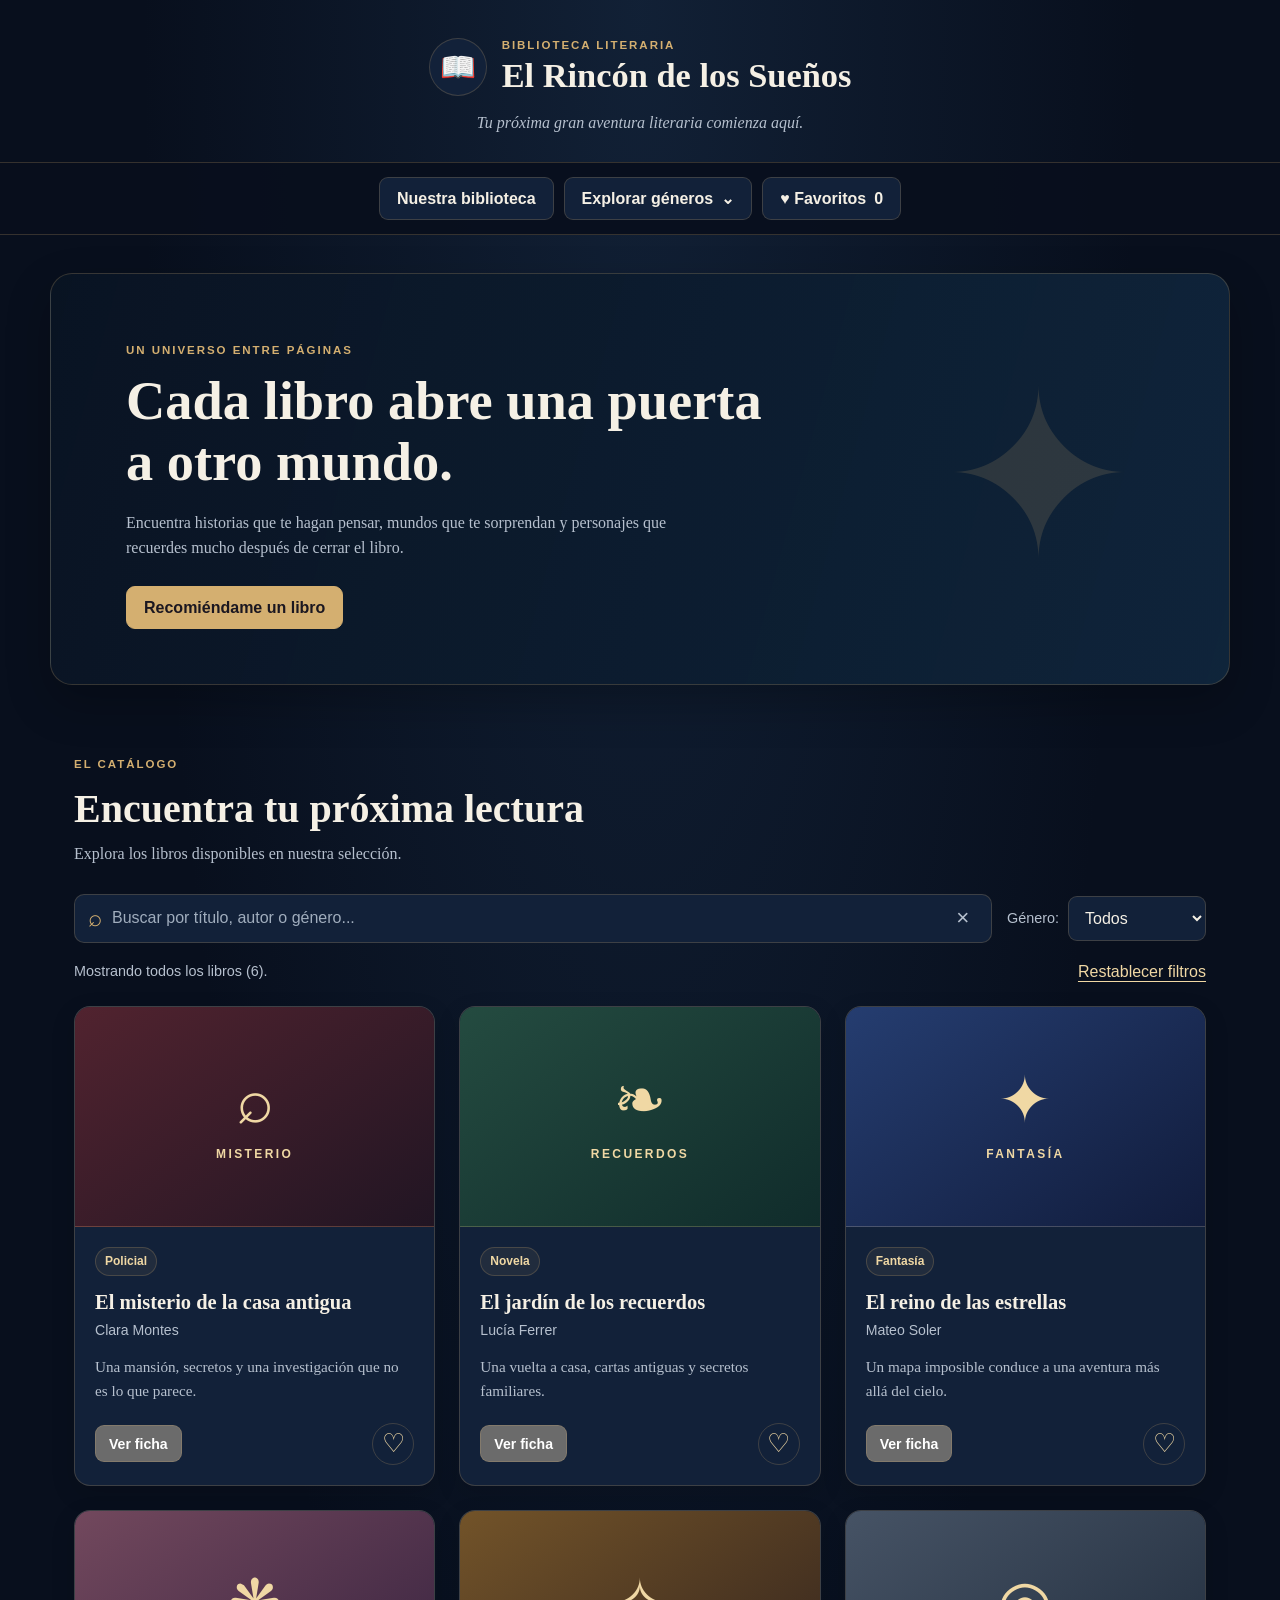
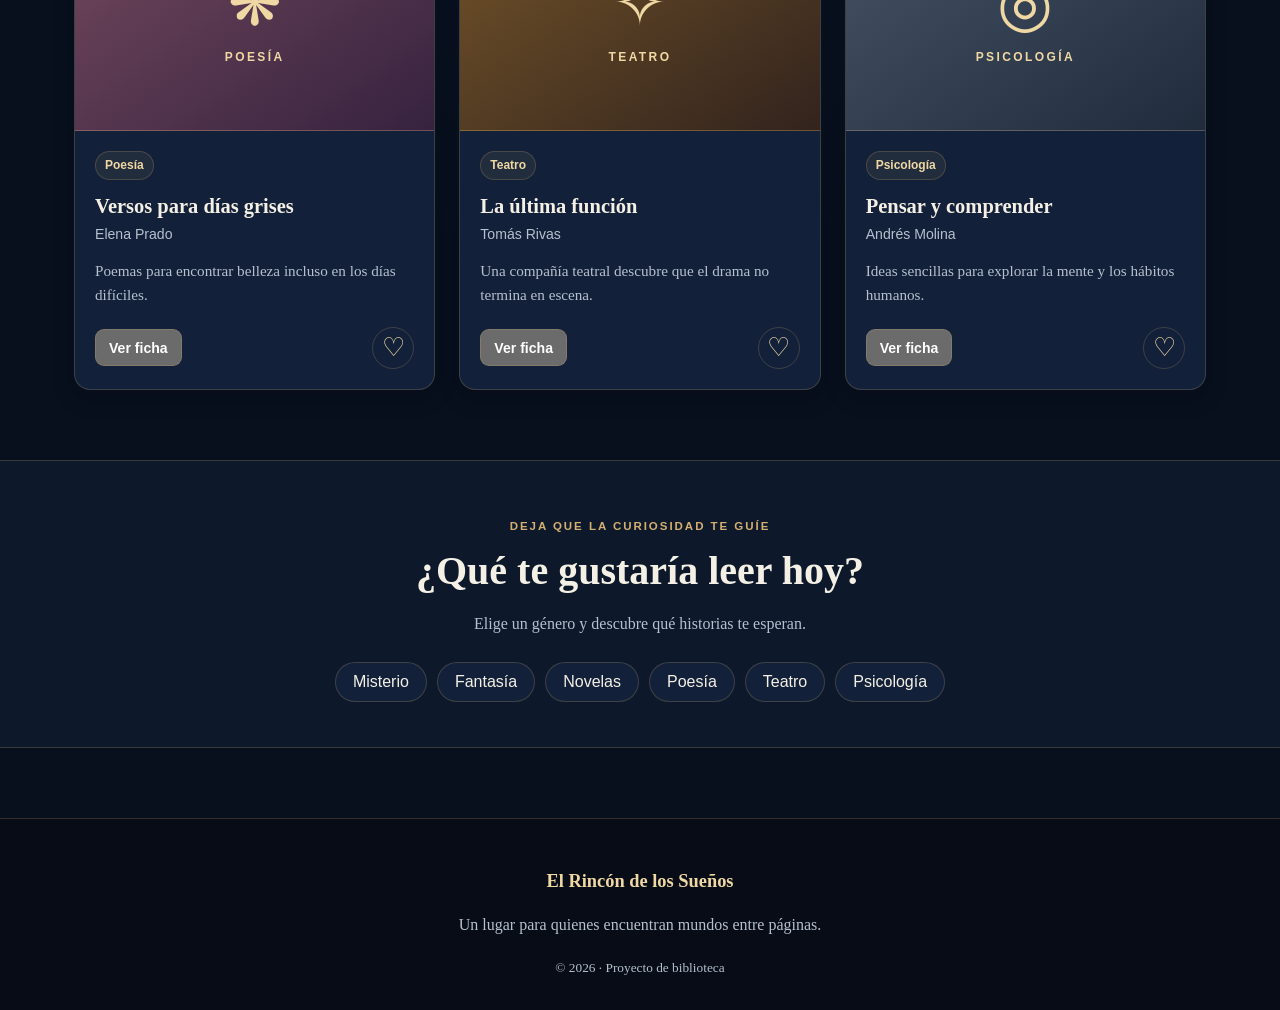
<file: Biblioteca modificada/Tml.html>
<!DOCTYPE html>
<html lang="es">
<head>
    <meta charset="UTF-8">
    <meta name="viewport" content="width=device-width, initial-scale=1.0">
    <meta name="description" content="Descubre historias, explora géneros literarios y encuentra tu próxima lectura en El Rincón de los Sueños.">
    <title>El Rincón de los Sueños | Biblioteca</title>
    <link rel="stylesheet" href="stbiblio.css">
    <script src="Biblio.js" defer></script>
</head>
<body>
    <header class="encabezado">
        <a class="logo-contenedor" href="#" aria-label="Volver al inicio">
            <span class="logo-icono" aria-hidden="true">📖</span>
            <span class="logo-texto">
                <span class="marca-superior">BIBLIOTECA LITERARIA</span>
                <span class="titulo-principal">El Rincón de los Sueños</span>
            </span>
        </a>
        <p class="subtitulo">Tu próxima gran aventura literaria comienza aquí.</p>
    </header>

    <nav class="barra-navegacion" aria-label="Navegación principal">
        <button id="btnIntroduccion" class="boton boton-secundario" type="button">
            Nuestra biblioteca
        </button>
        <button id="btnGeneros" class="boton boton-secundario" type="button"
                aria-expanded="false" aria-controls="menuGeneros">
            Explorar géneros <span aria-hidden="true">⌄</span>
        </button>
        <button id="btnFavoritos" class="boton boton-secundario" type="button">
            ♥ Favoritos <span id="contadorFavoritos">0</span>
        </button>

        <div id="menuGeneros" class="menu-desplegable" hidden>
            <button type="button" data-genre="Todos">Todos los géneros</button>
            <button type="button" data-genre="Policial">Policial</button>
            <button type="button" data-genre="Novela">Novela</button>
            <button type="button" data-genre="Fantasía">Fantasía</button>
            <button type="button" data-genre="Poesía">Poesía</button>
            <button type="button" data-genre="Teatro">Teatro</button>
            <button type="button" data-genre="Psicología">Psicología</button>
        </div>
    </nav>

    <main>
        <section class="hero" aria-labelledby="tituloHero">
            <div class="hero-contenido">
                <p class="etiqueta">UN UNIVERSO ENTRE PÁGINAS</p>
                <h1 id="tituloHero">Cada libro abre una puerta a otro mundo.</h1>
                <p>
                    Encuentra historias que te hagan pensar, mundos que te sorprendan
                    y personajes que recuerdes mucho después de cerrar el libro.
                </p>
                <button id="btnRecomendar" class="boton boton-principal" type="button">
                    Recomiéndame un libro
                </button>
            </div>
            <div class="hero-decoracion" aria-hidden="true">✦</div>
        </section>

        <section id="coleccion" class="seccion-contenedor" aria-labelledby="tituloColeccion">
            <div class="encabezado-seccion">
                <div>
                    <p class="etiqueta">EL CATÁLOGO</p>
                    <h2 id="tituloColeccion">Encuentra tu próxima lectura</h2>
                    <p class="texto-secundario">Explora los libros disponibles en nuestra selección.</p>
                </div>
            </div>

            <div class="herramientas-catalogo">
                <label class="buscador" for="busquedaLibros">
                    <span aria-hidden="true">⌕</span>
                    <input id="busquedaLibros" type="search"
                           placeholder="Buscar por título, autor o género..."
                           autocomplete="off">
                    <button id="btnLimpiarBusqueda" type="button"
                            aria-label="Limpiar búsqueda" title="Limpiar búsqueda">×</button>
                </label>

                <label class="selector-genero" for="filtroGenero">
                    <span>Género:</span>
                    <select id="filtroGenero">
                        <option value="Todos">Todos</option>
                        <option value="Policial">Policial</option>
                        <option value="Novela">Novela</option>
                        <option value="Fantasía">Fantasía</option>
                        <option value="Poesía">Poesía</option>
                        <option value="Teatro">Teatro</option>
                        <option value="Psicología">Psicología</option>
                    </select>
                </label>
            </div>

            <div class="estado-catalogo">
                <p id="resultadoBusqueda" aria-live="polite">Mostrando todos los libros.</p>
                <button id="btnRestablecer" class="enlace-boton" type="button">
                    Restablecer filtros
                </button>
            </div>

            <div id="galeriaLibros" class="galeria-libros">
                <article class="tarjeta-libro"
                    data-id="libro-1" data-title="El misterio de la casa antigua"
                    data-author="Clara Montes" data-genre="Policial"
                    data-description="Una investigadora llega a una mansión donde cada habitante oculta una parte de la verdad. Las pistas parecen inconexas, hasta que un pequeño detalle cambia toda la investigación."
                    data-color="vino">
                    <div class="portada portada-vino" aria-hidden="true">
                        <span class="portada-simbolo">⌕</span>
                        <span class="portada-tipo">MISTERIO</span>
                    </div>
                    <div class="tarjeta-contenido">
                        <span class="genero-etiqueta">Policial</span>
                        <h3>El misterio de la casa antigua</h3>
                        <p class="autor">Clara Montes</p>
                        <p class="descripcion-corta">Una mansión, secretos y una investigación que no es lo que parece.</p>
                        <div class="acciones-libro">
                            <button class="boton boton-pequeno boton-detalles" type="button">Ver ficha</button>
                            <button class="boton-favorito" type="button" data-favorite="libro-1"
                                    aria-label="Añadir a favoritos" aria-pressed="false">♡</button>
                        </div>
                    </div>
                </article>

                <article class="tarjeta-libro"
                    data-id="libro-2" data-title="El jardín de los recuerdos"
                    data-author="Lucía Ferrer" data-genre="Novela"
                    data-description="Al regresar a su pueblo natal, una joven descubre cartas olvidadas en el jardín de su abuela. Cada carta le revela una historia familiar y una decisión que aún puede cambiar su presente."
                    data-color="verde">
                    <div class="portada portada-verde" aria-hidden="true">
                        <span class="portada-simbolo">❧</span>
                        <span class="portada-tipo">RECUERDOS</span>
                    </div>
                    <div class="tarjeta-contenido">
                        <span class="genero-etiqueta">Novela</span>
                        <h3>El jardín de los recuerdos</h3>
                        <p class="autor">Lucía Ferrer</p>
                        <p class="descripcion-corta">Una vuelta a casa, cartas antiguas y secretos familiares.</p>
                        <div class="acciones-libro">
                            <button class="boton boton-pequeno boton-detalles" type="button">Ver ficha</button>
                            <button class="boton-favorito" type="button" data-favorite="libro-2"
                                    aria-label="Añadir a favoritos" aria-pressed="false">♡</button>
                        </div>
                    </div>
                </article>

                <article class="tarjeta-libro"
                    data-id="libro-3" data-title="El reino de las estrellas"
                    data-author="Mateo Soler" data-genre="Fantasía"
                    data-description="Una aprendiz de cartógrafa descubre que las estrellas forman un mapa que cambia cada noche. Para salvar su reino, tendrá que recorrer lugares que no aparecen en ningún mapa humano."
                    data-color="azul">
                    <div class="portada portada-azul" aria-hidden="true">
                        <span class="portada-simbolo">✦</span>
                        <span class="portada-tipo">FANTASÍA</span>
                    </div>
                    <div class="tarjeta-contenido">
                        <span class="genero-etiqueta">Fantasía</span>
                        <h3>El reino de las estrellas</h3>
                        <p class="autor">Mateo Soler</p>
                        <p class="descripcion-corta">Un mapa imposible conduce a una aventura más allá del cielo.</p>
                        <div class="acciones-libro">
                            <button class="boton boton-pequeno boton-detalles" type="button">Ver ficha</button>
                            <button class="boton-favorito" type="button" data-favorite="libro-3"
                                    aria-label="Añadir a favoritos" aria-pressed="false">♡</button>
                        </div>
                    </div>
                </article>

                <article class="tarjeta-libro"
                    data-id="libro-4" data-title="Versos para días grises"
                    data-author="Elena Prado" data-genre="Poesía"
                    data-description="Una colección de poemas sobre la nostalgia, los pequeños comienzos y la belleza que a veces pasa desapercibida. Una lectura breve para detenerse y mirar el mundo de otra manera."
                    data-color="rosa">
                    <div class="portada portada-rosa" aria-hidden="true">
                        <span class="portada-simbolo">❋</span>
                        <span class="portada-tipo">POESÍA</span>
                    </div>
                    <div class="tarjeta-contenido">
                        <span class="genero-etiqueta">Poesía</span>
                        <h3>Versos para días grises</h3>
                        <p class="autor">Elena Prado</p>
                        <p class="descripcion-corta">Poemas para encontrar belleza incluso en los días difíciles.</p>
                        <div class="acciones-libro">
                            <button class="boton boton-pequeno boton-detalles" type="button">Ver ficha</button>
                            <button class="boton-favorito" type="button" data-favorite="libro-4"
                                    aria-label="Añadir a favoritos" aria-pressed="false">♡</button>
                        </div>
                    </div>
                </article>

                <article class="tarjeta-libro"
                    data-id="libro-5" data-title="La última función"
                    data-author="Tomás Rivas" data-genre="Teatro"
                    data-description="Durante la noche de estreno de una obra, los conflictos del escenario comienzan a confundirse con los de la compañía. Una pieza teatral sobre las apariencias, el orgullo y las verdades que nadie quiere decir."
                    data-color="dorado">
                    <div class="portada portada-dorada" aria-hidden="true">
                        <span class="portada-simbolo">✧</span>
                        <span class="portada-tipo">TEATRO</span>
                    </div>
                    <div class="tarjeta-contenido">
                        <span class="genero-etiqueta">Teatro</span>
                        <h3>La última función</h3>
                        <p class="autor">Tomás Rivas</p>
                        <p class="descripcion-corta">Una compañía teatral descubre que el drama no termina en escena.</p>
                        <div class="acciones-libro">
                            <button class="boton boton-pequeno boton-detalles" type="button">Ver ficha</button>
                            <button class="boton-favorito" type="button" data-favorite="libro-5"
                                    aria-label="Añadir a favoritos" aria-pressed="false">♡</button>
                        </div>
                    </div>
                </article>

                <article class="tarjeta-libro"
                    data-id="libro-6" data-title="Pensar y comprender"
                    data-author="Andrés Molina" data-genre="Psicología"
                    data-description="Una introducción accesible a la memoria, las emociones y los hábitos cotidianos. Propone preguntas y ejercicios de reflexión para comprender mejor cómo pensamos y cómo tomamos decisiones."
                    data-color="gris">
                    <div class="portada portada-gris" aria-hidden="true">
                        <span class="portada-simbolo">◎</span>
                        <span class="portada-tipo">PSICOLOGÍA</span>
                    </div>
                    <div class="tarjeta-contenido">
                        <span class="genero-etiqueta">Psicología</span>
                        <h3>Pensar y comprender</h3>
                        <p class="autor">Andrés Molina</p>
                        <p class="descripcion-corta">Ideas sencillas para explorar la mente y los hábitos humanos.</p>
                        <div class="acciones-libro">
                            <button class="boton boton-pequeno boton-detalles" type="button">Ver ficha</button>
                            <button class="boton-favorito" type="button" data-favorite="libro-6"
                                    aria-label="Añadir a favoritos" aria-pressed="false">♡</button>
                        </div>
                    </div>
                </article>
            </div>

            <div id="sinResultados" class="sin-resultados" hidden>
                <span aria-hidden="true">⌕</span>
                <h3>No encontramos libros</h3>
                <p>Prueba con otro título, autor o género.</p>
                <button id="btnLimpiarSinResultados" class="boton boton-principal" type="button">
                    Ver todos los libros
                </button>
            </div>
        </section>

        <section id="genero" class="panel-genero">
            <p class="etiqueta">DEJA QUE LA CURIOSIDAD TE GUÍE</p>
            <h2>¿Qué te gustaría leer hoy?</h2>
            <p>Elige un género y descubre qué historias te esperan.</p>
            <div class="botones-generos">
                <button type="button" data-genre="Policial">Misterio</button>
                <button type="button" data-genre="Fantasía">Fantasía</button>
                <button type="button" data-genre="Novela">Novelas</button>
                <button type="button" data-genre="Poesía">Poesía</button>
                <button type="button" data-genre="Teatro">Teatro</button>
                <button type="button" data-genre="Psicología">Psicología</button>
            </div>
        </section>
    </main>

    <footer class="pie-pagina">
        <p>El Rincón de los Sueños</p>
        <p>Un lugar para quienes encuentran mundos entre páginas.</p>
        <small>© <span id="anioActual"></span> · Proyecto de biblioteca</small>
    </footer>

    <dialog id="dialogIntroduccion" class="ventana">
        <div class="contenido-dialogo">
            <button id="btnCerrarIntroduccion" class="cerrar-dialogo"
                    type="button" aria-label="Cerrar ventana">×</button>
            <span class="icono-dialogo" aria-hidden="true">📚</span>
            <p class="etiqueta">BIENVENIDO</p>
            <h2>Una biblioteca para dejar volar la imaginación</h2>
            <p>
                En El Rincón de los Sueños creemos que cada historia tiene algo que contar.
                Explora el catálogo, guarda tus libros favoritos y encuentra tu próxima lectura.
            </p>
            <button id="btnEntrar" class="boton boton-principal" type="button">
                Explorar biblioteca
            </button>
        </div>
    </dialog>

    <dialog id="dialogLibro" class="ventana">
        <div class="contenido-dialogo contenido-ficha">
            <button id="btnCerrarLibro" class="cerrar-dialogo"
                    type="button" aria-label="Cerrar ficha">×</button>
            <div id="detallePortada" class="portada portada-detalle" aria-hidden="true"></div>
            <span id="detalleGenero" class="genero-etiqueta"></span>
            <h2 id="detalleTitulo"></h2>
            <p id="detalleAutor" class="autor"></p>
            <p id="detalleDescripcion"></p>
            <div class="acciones-ficha">
                <button id="btnFavoritoDetalle" class="boton boton-principal" type="button">
                    ♡ Añadir a favoritos
                </button>
                <button id="btnCerrarFicha" class="boton boton-secundario" type="button">
                    Volver al catálogo
                </button>
            </div>
        </div>
    </dialog>

    <div id="notificacion" class="notificacion" role="status"
         aria-live="polite" hidden></div>
</body>
</html>
</file>
<file: Biblioteca modificada/stbiblio.css>
:root {
    color-scheme: dark;
    --fondo: #080f1d;
    --fondo-secundario: #0d192b;
    --superficie: #122139;
    --superficie-hover: #192d49;
    --dorado: #d4af70;
    --dorado-claro: #f0d8a4;
    --texto: #f5f0e5;
    --texto-secundario: #b6c0ce;
    --borde: rgba(212, 175, 112, 0.22);
    --sombra: 0 18px 45px rgba(0, 0, 0, 0.24);
    --radio: 16px;
    --ancho: 1180px;
}

* {
    box-sizing: border-box;
}

html {
    scroll-behavior: smooth;
    scroll-padding-top: 24px;
}

body {
    margin: 0;
    min-width: 320px;
    background:
        radial-gradient(ellipse at 50% 0%, rgba(33, 61, 94, 0.38), transparent 55%),
        var(--fondo);
    color: var(--texto);
    font-family: Georgia, "Times New Roman", serif;
    line-height: 1.6;
}

body, button, input, select {
    font-size: 16px;
}

button, input, select {
    font-family: Arial, Helvetica, sans-serif;
}

button, a, input, select {
    -webkit-tap-highlight-color: transparent;
}

button {
    cursor: pointer;
}

button:focus-visible,
a:focus-visible,
input:focus-visible,
select:focus-visible {
    outline: 3px solid var(--dorado-claro);
    outline-offset: 3px;
}

a {
    color: inherit;
}

button:disabled {
    cursor: not-allowed;
    opacity: 0.55;
}

[hidden] {
    display: none !important;
}

/* Encabezado */

.encabezado {
    max-width: var(--ancho);
    margin: 0 auto;
    padding: 36px 24px 26px;
    text-align: center;
}

.logo-contenedor {
    display: inline-flex;
    align-items: center;
    justify-content: center;
    gap: 15px;
    color: var(--texto);
    text-decoration: none;
}

.logo-icono {
    display: grid;
    place-items: center;
    width: 58px;
    height: 58px;
    border: 1px solid var(--borde);
    border-radius: 50%;
    background: var(--superficie);
    font-size: 29px;
}

.logo-texto {
    display: flex;
    flex-direction: column;
    text-align: left;
}

.marca-superior,
.etiqueta {
    color: var(--dorado);
    font-family: Arial, Helvetica, sans-serif;
    font-size: 0.72rem;
    font-weight: 700;
    letter-spacing: 0.17em;
}

.titulo-principal {
    font-size: clamp(1.45rem, 4vw, 2.15rem);
    font-weight: 700;
    line-height: 1.25;
}

.subtitulo {
    margin: 13px 0 0;
    color: var(--texto-secundario);
    font-style: italic;
}

/* Navegación */

.barra-navegacion {
    position: relative;
    z-index: 5;
    display: flex;
    flex-wrap: wrap;
    justify-content: center;
    gap: 10px;
    padding: 14px 20px;
    border-top: 1px solid var(--borde);
    border-bottom: 1px solid var(--borde);
    background: rgba(8, 15, 29, 0.92);
}

.boton {
    display: inline-flex;
    align-items: center;
    justify-content: center;
    gap: 8px;
    min-height: 43px;
    padding: 10px 17px;
    border: 1px solid var(--borde);
    border-radius: 9px;
    font-weight: 700;
    text-align: center;
    text-decoration: none;
    transition: background 180ms ease, border-color 180ms ease,
                transform 180ms ease;
}

.boton:hover {
    transform: translateY(-2px);
}

.boton-secundario {
    background: var(--superficie);
    color: var(--texto);
}

.boton-secundario:hover {
    border-color: var(--dorado);
    background: var(--superficie-hover);
}

.boton-principal {
    border-color: var(--dorado);
    background: var(--dorado);
    color: #1b1720;
}

.boton-principal:hover {
    background: var(--dorado-claro);
}

.boton-pequeno {
    min-height: 37px;
    padding: 7px 13px;
    font-size: 0.88rem;
}

.menu-desplegable {
    position: absolute;
    top: calc(100% - 4px);
    left: 50%;
    display: grid;
    width: min(260px, calc(100vw - 32px));
    padding: 8px;
    border: 1px solid var(--borde);
    border-radius: 12px;
    background: #101d31;
    box-shadow: var(--sombra);
    transform: translateX(-50%);
}

.menu-desplegable button {
    padding: 11px 13px;
    border: 0;
    border-radius: 7px;
    background: transparent;
    color: var(--texto);
    text-align: left;
}

.menu-desplegable button:hover {
    background: var(--superficie-hover);
    color: var(--dorado-claro);
}

/* Portada principal */

.hero {
    position: relative;
    display: flex;
    align-items: center;
    justify-content: space-between;
    gap: 30px;
    max-width: var(--ancho);
    min-height: 335px;
    margin: 38px auto 70px;
    padding: 55px clamp(24px, 6vw, 75px);
    overflow: hidden;
    border: 1px solid var(--borde);
    border-radius: 22px;
    background:
        linear-gradient(105deg, rgba(9, 19, 34, 0.97), rgba(15, 38, 61, 0.86)),
        var(--fondo-secundario);
    box-shadow: var(--sombra);
}

.hero-contenido {
    position: relative;
    z-index: 1;
    max-width: 670px;
}

.hero h1 {
    max-width: 650px;
    margin: 12px 0;
    font-size: clamp(2rem, 5vw, 3.4rem);
    line-height: 1.13;
}

.hero-contenido > p:not(.etiqueta) {
    max-width: 590px;
    margin-bottom: 25px;
    color: var(--texto-secundario);
}

.hero-decoracion {
    position: absolute;
    top: 50%;
    right: 8%;
    color: rgba(212, 175, 112, 0.16);
    font-size: clamp(8rem, 18vw, 15rem);
    transform: translateY(-50%);
    pointer-events: none;
}

/* Catálogo */

.seccion-contenedor {
    max-width: var(--ancho);
    margin: 0 auto;
    padding: 0 24px 70px;
}

.encabezado-seccion h2,
.panel-genero h2 {
    margin: 5px 0 8px;
    font-size: clamp(1.8rem, 4vw, 2.5rem);
    line-height: 1.2;
}

.texto-secundario,
.estado-catalogo,
.autor {
    color: var(--texto-secundario);
}

.encabezado-seccion .texto-secundario {
    margin-top: 6px;
}

.herramientas-catalogo {
    display: flex;
    flex-wrap: wrap;
    align-items: center;
    gap: 15px;
    margin: 27px 0 15px;
}

.buscador {
    display: flex;
    flex: 1 1 300px;
    align-items: center;
    gap: 10px;
    min-height: 49px;
    padding: 0 13px;
    border: 1px solid var(--borde);
    border-radius: 10px;
    background: var(--superficie);
}

.buscador > span {
    color: var(--dorado);
    font-size: 1.5rem;
}

.buscador input {
    width: 100%;
    min-width: 0;
    padding: 12px 0;
    border: 0;
    outline: none;
    background: transparent;
    color: var(--texto);
}

.buscador input:focus-visible {
    outline: none;
}

.buscador:focus-within {
    outline: 2px solid var(--dorado);
    outline-offset: 2px;
}

.buscador input::placeholder {
    color: #a0adbd;
}

#btnLimpiarBusqueda {
    width: 32px;
    height: 32px;
    border: 0;
    border-radius: 50%;
    background: transparent;
    color: var(--texto-secundario);
    font-size: 1.4rem;
}

#btnLimpiarBusqueda:hover {
    background: var(--superficie-hover);
    color: var(--texto);
}

.selector-genero {
    display: flex;
    flex-wrap: wrap;
    align-items: center;
    gap: 9px;
    color: var(--texto-secundario);
    font-family: Arial, Helvetica, sans-serif;
    font-size: 0.9rem;
}

.selector-genero select {
    max-width: 100%;
    min-height: 45px;
    padding: 8px 30px 8px 12px;
    border: 1px solid var(--borde);
    border-radius: 9px;
    background: var(--superficie);
    color: var(--texto);
}

.estado-catalogo {
    display: flex;
    flex-wrap: wrap;
    align-items: center;
    justify-content: space-between;
    gap: 10px;
    margin: 14px 0 20px;
    font-family: Arial, Helvetica, sans-serif;
    font-size: 0.9rem;
}

.estado-catalogo p {
    margin: 0;
}

.enlace-boton {
    padding: 5px 0;
    border: 0;
    background: transparent;
    color: var(--dorado-claro);
    text-decoration: underline;
    text-underline-offset: 4px;
}

.galeria-libros {
    display: grid;
    grid-template-columns: repeat(3, minmax(0, 1fr));
    gap: 24px;
}

.tarjeta-libro {
    min-width: 0;
    overflow: hidden;
    border: 1px solid var(--borde);
    border-radius: var(--radio);
    background: var(--superficie);
    box-shadow: 0 8px 25px rgba(0, 0, 0, 0.13);
    transition: transform 200ms ease, border-color 200ms ease,
                box-shadow 200ms ease;
}

.tarjeta-libro:hover {
    transform: translateY(-5px);
    border-color: rgba(212, 175, 112, 0.65);
    box-shadow: var(--sombra);
}

.portada {
    display: flex;
    flex-direction: column;
    align-items: center;
    justify-content: center;
    gap: 12px;
    min-height: 220px;
    padding: 25px;
    border-bottom: 1px solid var(--borde);
    text-align: center;
}

.portada-vino {
    background: linear-gradient(145deg, #51232f, #211523);
}

.portada-verde {
    background: linear-gradient(145deg, #244b40, #102c2b);
}

.portada-azul {
    background: linear-gradient(145deg, #253d70, #111c3c);
}

.portada-rosa {
    background: linear-gradient(145deg, #72485d, #36223f);
}

.portada-dorada {
    background: linear-gradient(145deg, #725329, #32231d);
}

.portada-gris {
    background: linear-gradient(145deg, #465365, #202c3c);
}

.portada-simbolo {
    color: var(--dorado-claro);
    font-size: 4rem;
    line-height: 1;
}

.portada-tipo {
    color: var(--dorado-claro);
    font-family: Arial, Helvetica, sans-serif;
    font-size: 0.75rem;
    font-weight: 700;
    letter-spacing: 0.2em;
}

.tarjeta-contenido {
    display: flex;
    flex-direction: column;
    align-items: flex-start;
    padding: 20px;
}

.genero-etiqueta {
    display: inline-block;
    padding: 4px 9px;
    border: 1px solid var(--borde);
    border-radius: 30px;
    background: rgba(212, 175, 112, 0.08);
    color: var(--dorado-claro);
    font-family: Arial, Helvetica, sans-serif;
    font-size: 0.75rem;
    font-weight: 700;
}

.tarjeta-contenido h3 {
    margin: 13px 0 4px;
    font-size: 1.28rem;
    line-height: 1.3;
}

.autor {
    margin: 0;
    font-family: Arial, Helvetica, sans-serif;
    font-size: 0.88rem;
}

.descripcion-corta {
    flex-grow: 1;
    margin: 13px 0 19px;
    color: var(--texto-secundario);
    font-size: 0.95rem;
}

.acciones-libro {
    display: flex;
    align-items: center;
    justify-content: space-between;
    gap: 12px;
    width: 100%;
    margin-top: auto;
}

.boton-favorito {
    display: grid;
    flex: 0 0 42px;
    place-items: center;
    width: 42px;
    height: 42px;
    border: 1px solid var(--borde);
    border-radius: 50%;
    background: transparent;
    color: var(--dorado-claro);
    font-size: 1.65rem;
    line-height: 1;
    transition: background 180ms ease, transform 180ms ease;
}

.boton-favorito:hover {
    transform: scale(1.08);
    background: rgba(212, 175, 112, 0.12);
}

.boton-favorito[aria-pressed="true"] {
    background: var(--dorado);
    color: #1b1720;
}

.sin-resultados {
    padding: 45px 20px;
    border: 1px dashed var(--borde);
    border-radius: var(--radio);
    text-align: center;
}

.sin-resultados > span {
    color: var(--dorado);
    font-size: 2.8rem;
}

.sin-resultados h3 {
    margin-bottom: 5px;
}

.sin-resultados p {
    color: var(--texto-secundario);
}

/* Sección de géneros */

.panel-genero {
    margin: 0 auto 70px;
    padding: 45px 24px;
    border-top: 1px solid var(--borde);
    border-bottom: 1px solid var(--borde);
    background: var(--fondo-secundario);
    text-align: center;
}

.panel-genero > p:not(.etiqueta) {
    color: var(--texto-secundario);
}

.botones-generos {
    display: flex;
    flex-wrap: wrap;
    justify-content: center;
    gap: 10px;
    max-width: 850px;
    margin: 25px auto 0;
}

.botones-generos button {
    padding: 10px 17px;
    border: 1px solid var(--borde);
    border-radius: 30px;
    background: var(--superficie);
    color: var(--texto);
    transition: background 180ms ease, border-color 180ms ease;
}

.botones-generos button:hover,
.botones-generos button.activo {
    border-color: var(--dorado);
    background: rgba(212, 175, 112, 0.14);
    color: var(--dorado-claro);
}

/* Ventanas emergentes */

.ventana {
    width: min(520px, calc(100% - 30px));
    max-height: min(85vh, 800px);
    padding: 0;
    overflow: auto;
    border: 1px solid var(--borde);
    border-radius: 18px;
    background: var(--fondo-secundario);
    color: var(--texto);
    box-shadow: 0 25px 80px rgba(0, 0, 0, 0.5);
}

.ventana::backdrop {
    background: rgba(2, 6, 14, 0.78);
    backdrop-filter: blur(4px);
}

.contenido-dialogo {
    position: relative;
    padding: 38px;
    text-align: center;
}

.cerrar-dialogo {
    position: absolute;
    top: 12px;
    right: 14px;
    display: grid;
    place-items: center;
    width: 39px;
    height: 39px;
    border: 1px solid var(--borde);
    border-radius: 50%;
    background: var(--superficie);
    color: var(--texto);
    font-size: 1.6rem;
}

.cerrar-dialogo:hover {
    background: var(--superficie-hover);
}

.icono-dialogo {
    display: block;
    margin-bottom: 12px;
    font-size: 2.8rem;
}

.contenido-dialogo h2 {
    margin: 9px 0 14px;
    font-size: 1.8rem;
    line-height: 1.25;
}

.contenido-dialogo > p:not(.etiqueta) {
    color: var(--texto-secundario);
}

.contenido-dialogo > .boton {
    margin-top: 12px;
}

.portada-detalle {
    min-height: 135px;
    margin: -38px -38px 25px;
    border-bottom: 1px solid var(--borde);
}

.portada-detalle .portada-simbolo {
    font-size: 3rem;
}

.contenido-ficha {
    text-align: left;
}

.contenido-ficha h2 {
    margin-bottom: 5px;
}

.contenido-ficha #detalleDescripcion {
    margin-top: 20px;
    line-height: 1.8;
}

.acciones-ficha {
    display: flex;
    flex-wrap: wrap;
    gap: 10px;
    margin-top: 25px;
}

.acciones-ficha .boton {
    flex: 1 1 160px;
}

/* Notificaciones */

.notificacion {
    position: fixed;
    right: 20px;
    bottom: 20px;
    z-index: 20;
    max-width: min(370px, calc(100vw - 40px));
    padding: 14px 19px;
    border: 1px solid var(--dorado);
    border-radius: 10px;
    background: #172940;
    color: var(--texto);
    box-shadow: var(--sombra);
    font-family: Arial, Helvetica, sans-serif;
    animation: aparecer 180ms ease-out;
}

/* Pie de página */

.pie-pagina {
    padding: 30px 20px;
    border-top: 1px solid var(--borde);
    background: #070c16;
    text-align: center;
}

.pie-pagina p:first-child {
    margin-bottom: 4px;
    color: var(--dorado-claro);
    font-size: 1.15rem;
    font-weight: 700;
}

.pie-pagina p:nth-child(2),
.pie-pagina small {
    color: var(--texto-secundario);
}

/* Animaciones y adaptación */

@keyframes aparecer {
    from {
        opacity: 0;
        transform: translateY(8px);
    }
    to {
        opacity: 1;
        transform: translateY(0);
    }
}

@media (max-width: 900px) {
    .galeria-libros {
        grid-template-columns: repeat(2, minmax(0, 1fr));
    }

    .hero {
        margin-right: 20px;
        margin-left: 20px;
    }

    .hero-decoracion {
        right: 3%;
    }
}

@media (max-width: 600px) {
    .encabezado {
        padding: 26px 16px 20px;
    }

    .logo-contenedor {
        gap: 10px;
    }

    .logo-icono {
        width: 45px;
        height: 45px;
        font-size: 23px;
    }

    .titulo-principal {
        font-size: 1.3rem;
    }

    .marca-superior {
        font-size: 0.6rem;
    }

    .barra-navegacion {
        gap: 8px;
        padding: 12px;
    }

    .barra-navegacion .boton {
        min-height: 40px;
        padding: 8px 11px;
        font-size: 0.86rem;
    }

    .hero {
        min-height: auto;
        margin: 24px 14px 45px;
        padding: 35px 23px;
    }

    .hero h1 {
        font-size: 2.1rem;
    }

    .hero-decoracion {
        top: 15%;
        right: 5%;
        font-size: 7rem;
        transform: none;
    }

    .hero-contenido {
        z-index: 1;
    }

    .seccion-contenedor {
        padding-right: 14px;
        padding-left: 14px;
    }

    .galeria-libros {
        grid-template-columns: 1fr;
        gap: 17px;
    }

    .portada {
        min-height: 180px;
    }

    .herramientas-catalogo {
        align-items: stretch;
    }

    .selector-genero {
        width: 100%;
        justify-content: space-between;
    }

    .selector-genero select {
        flex: 1;
    }

    .contenido-dialogo {
        padding: 30px 22px;
    }

    .portada-detalle {
        margin: -30px -22px 23px;
    }

    .notificacion {
        right: 12px;
        bottom: 12px;
        left: 12px;
        max-width: none;
    }
}

@media (prefers-reduced-motion: reduce) {
    *,
    *::before,
    *::after {
        scroll-behavior: auto !important;
        animation-duration: 0.01ms !important;
        animation-iteration-count: 1 !important;
        transition-duration: 0.01ms !important;
    }
}
</file>
